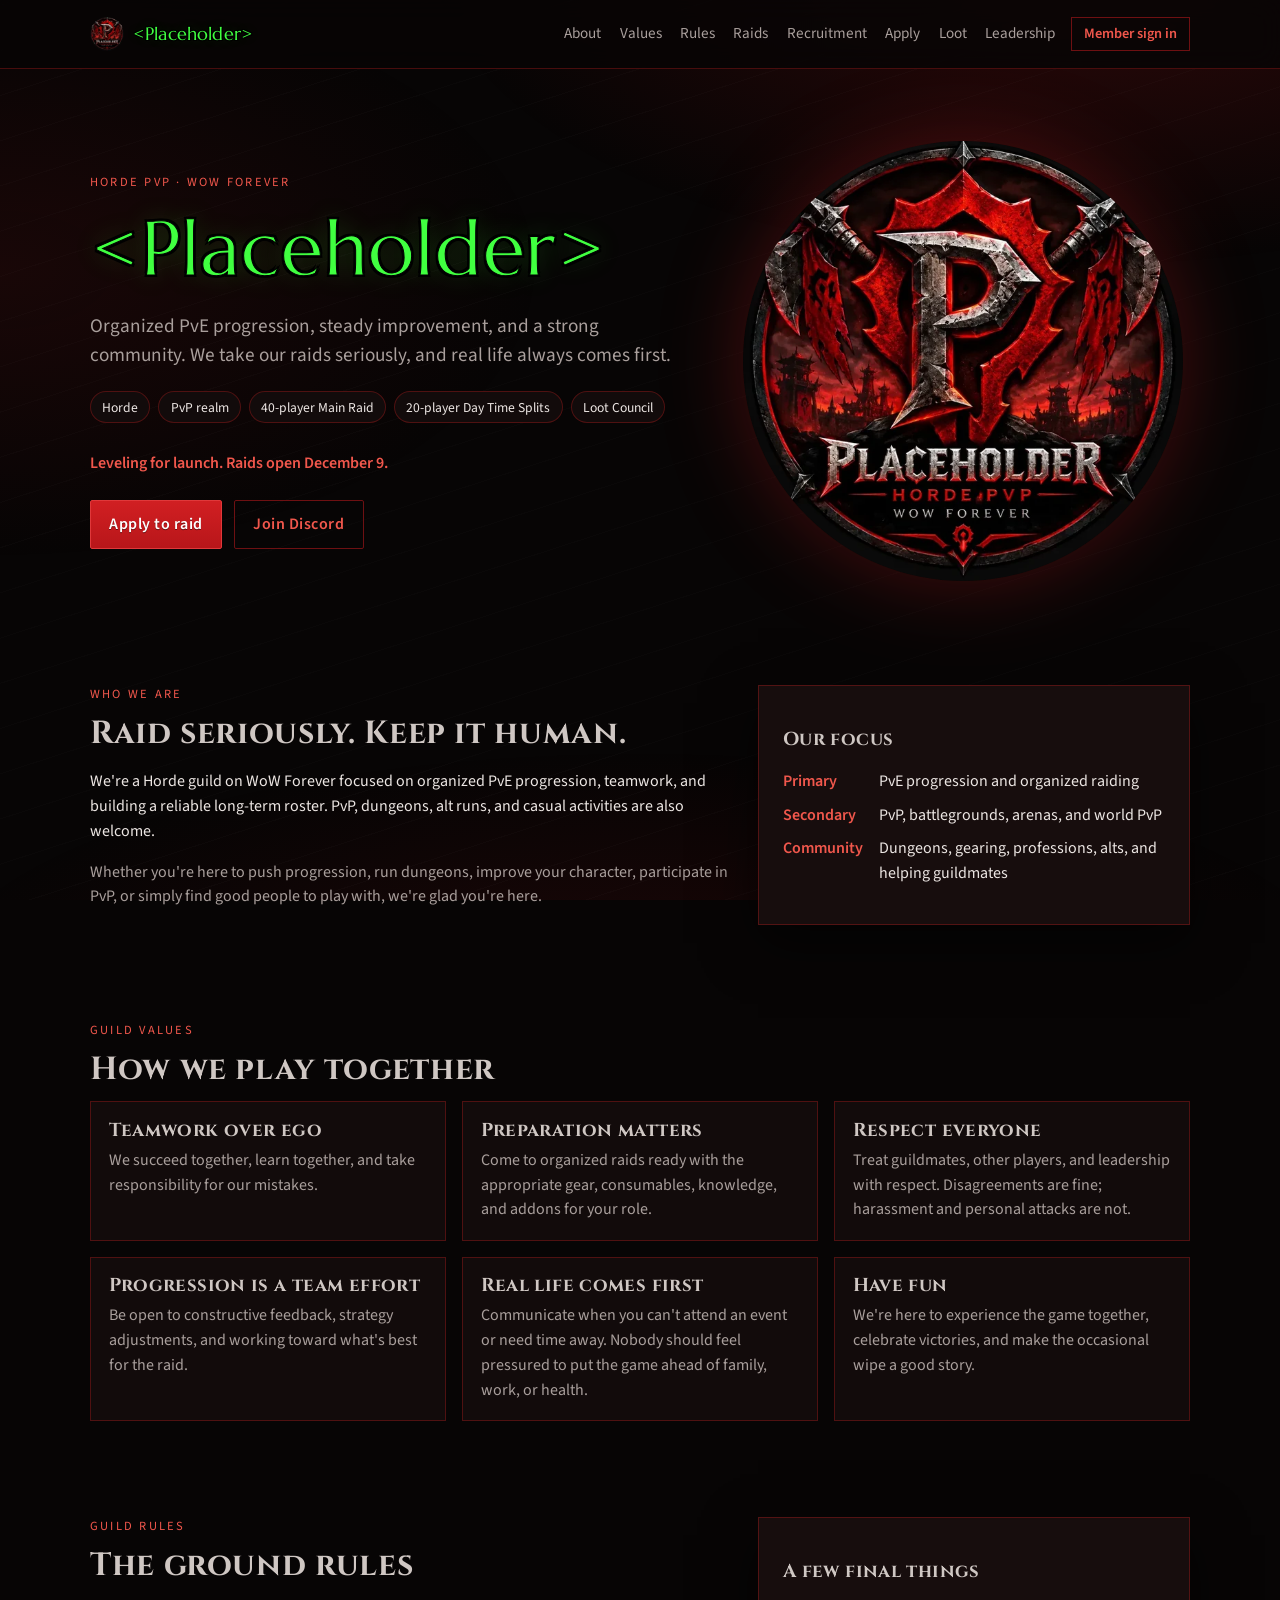
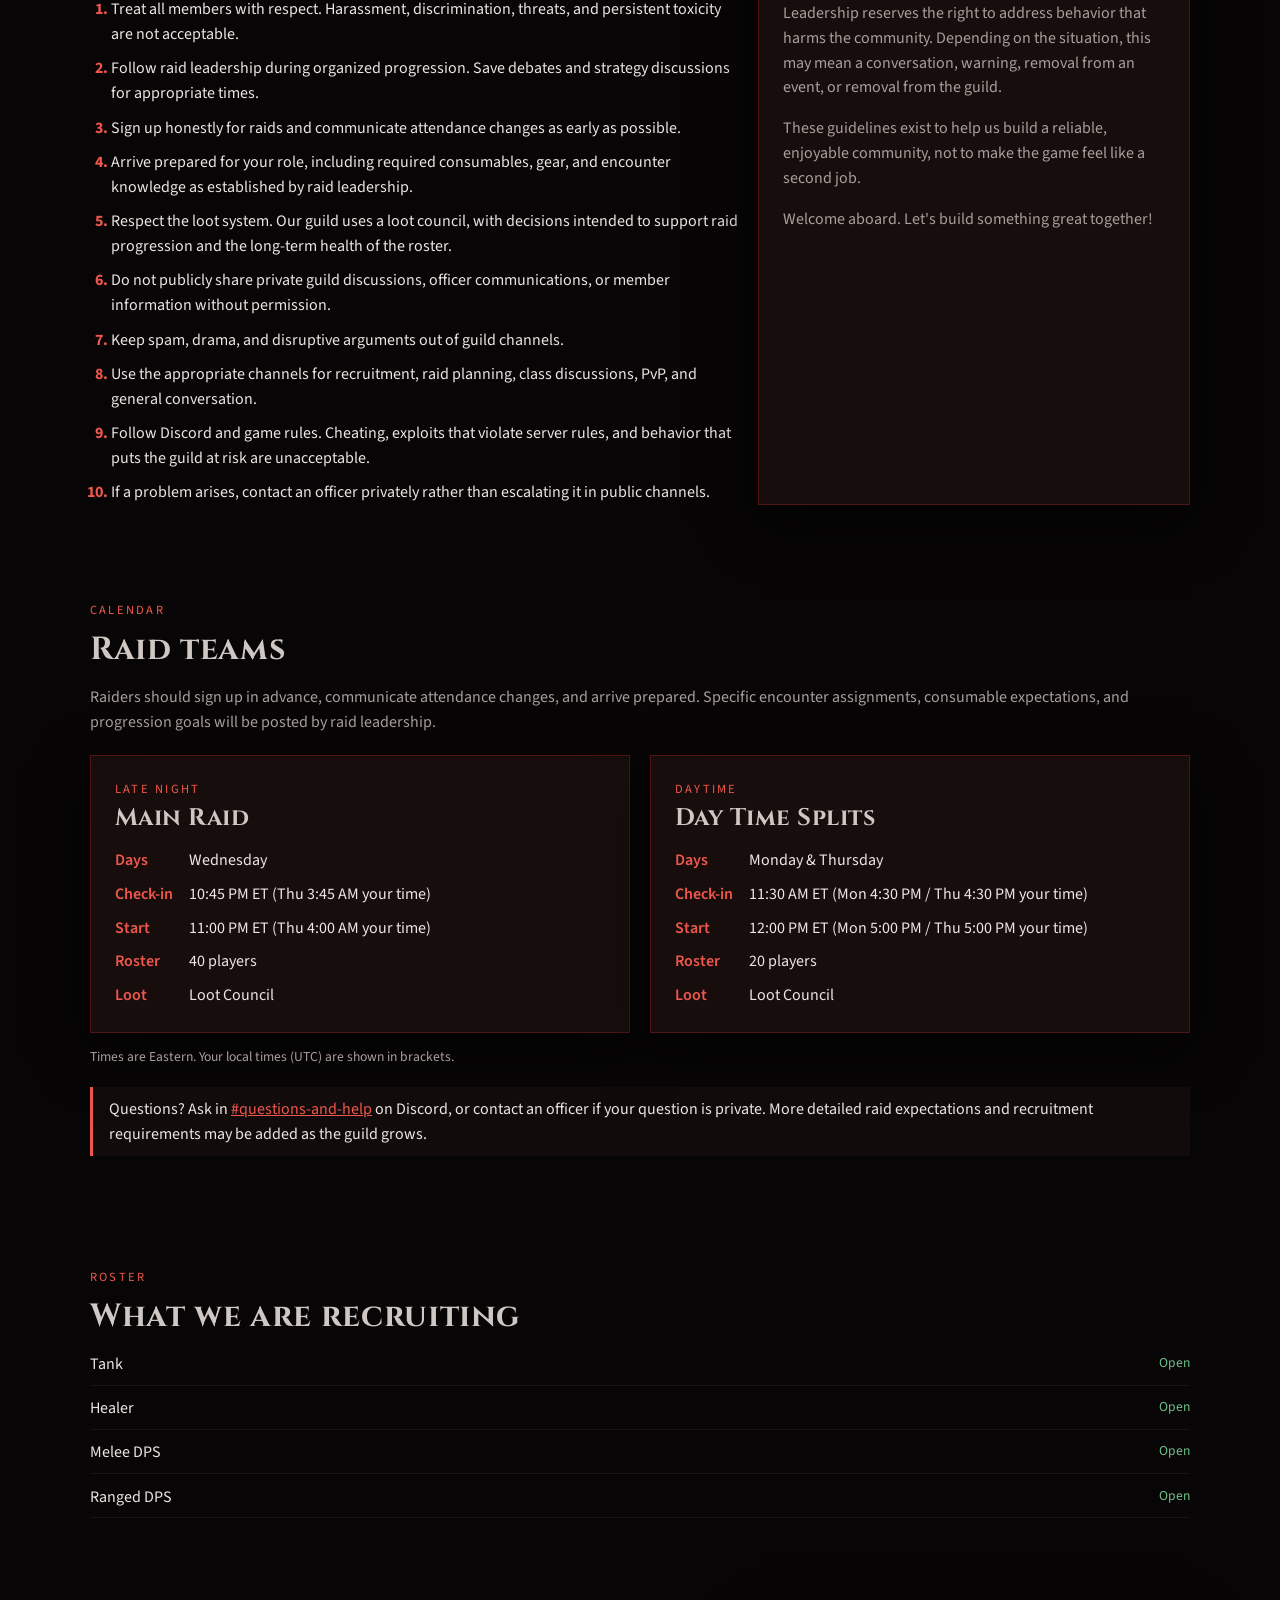
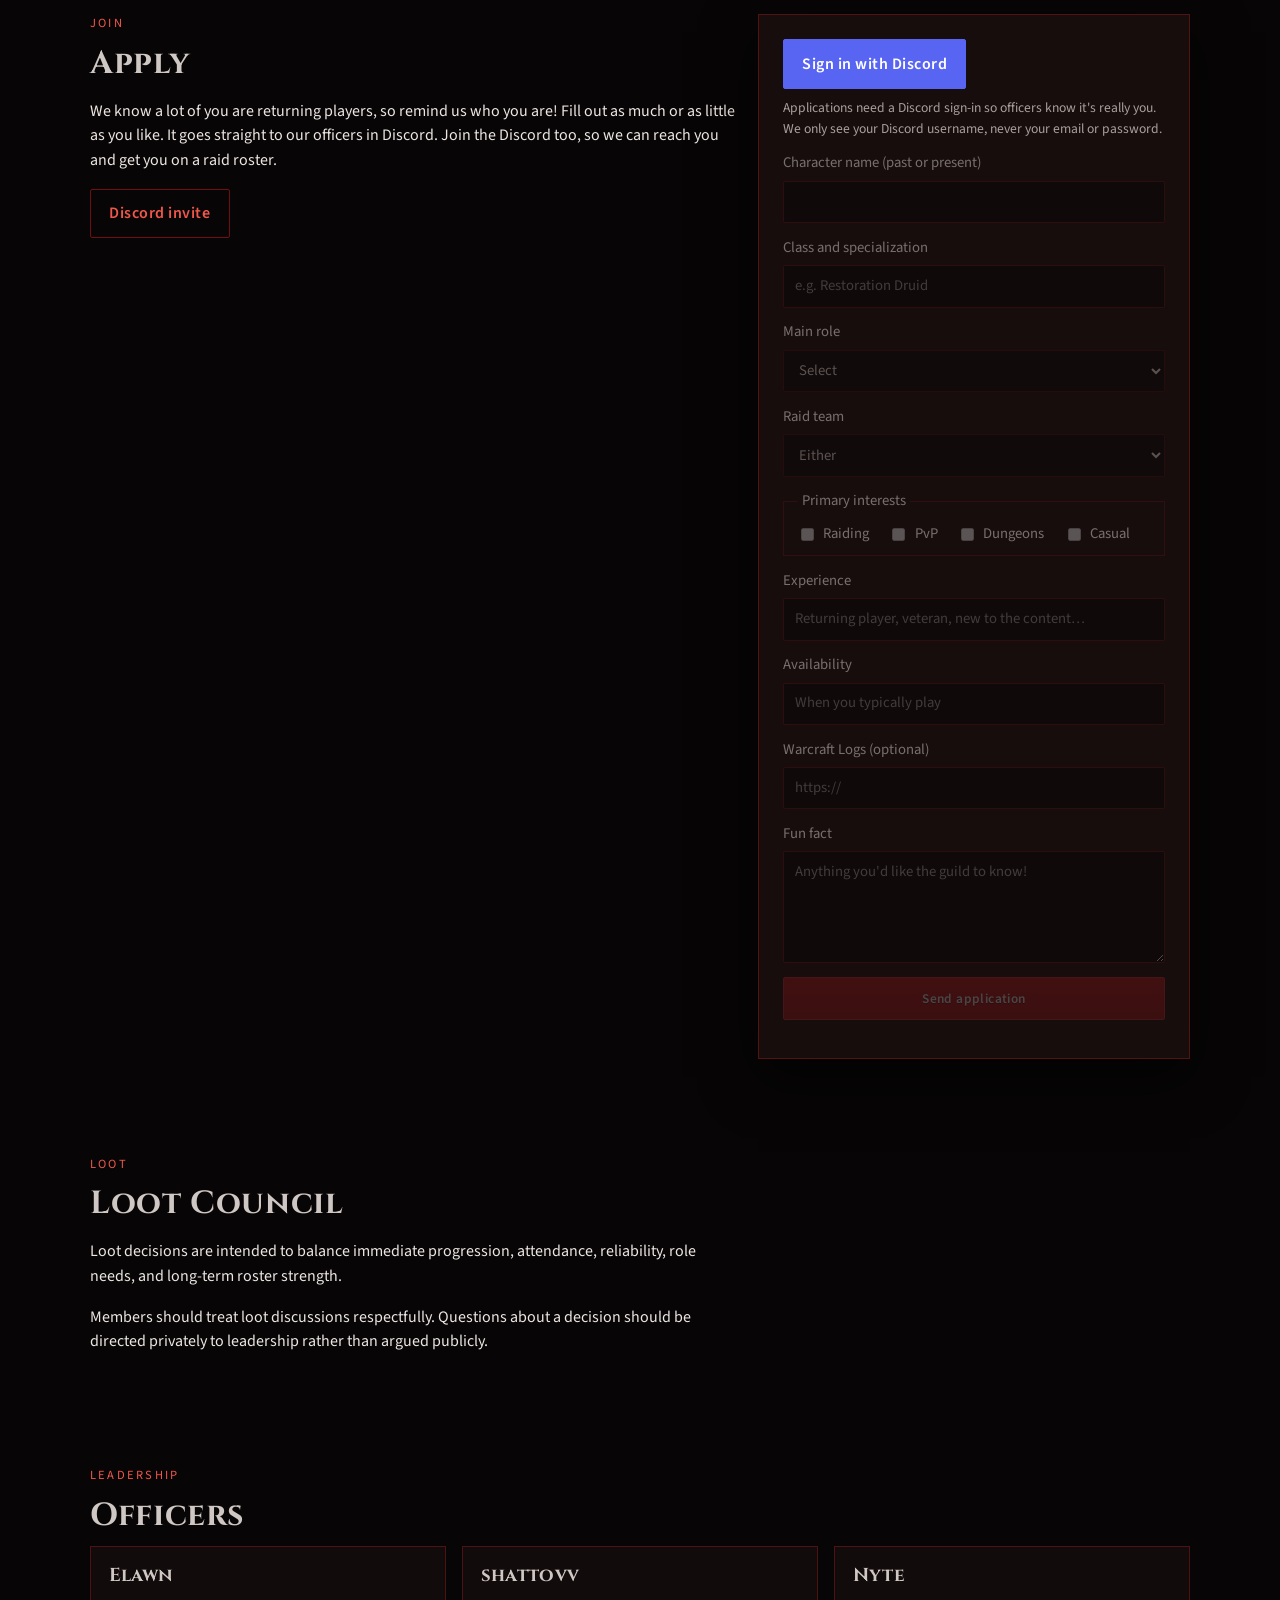
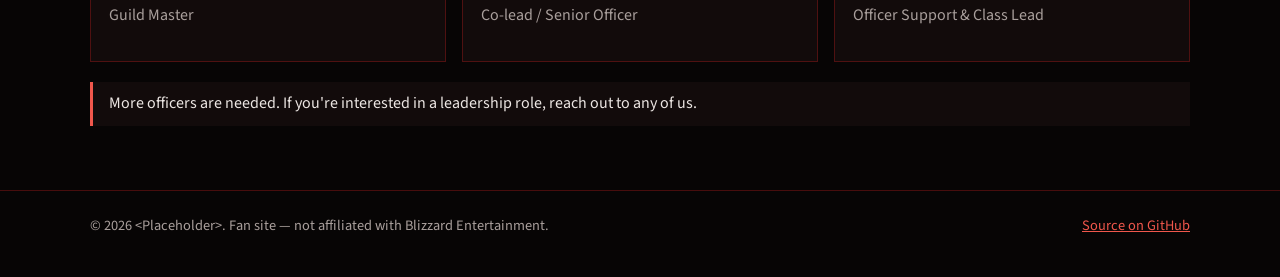
<file: index.html>
<!DOCTYPE html>
<html lang="en">
  <head>
    <meta charset="utf-8" />
    <meta name="viewport" content="width=device-width, initial-scale=1" />
    <title>Horde guild recruitment — WoW Forever</title>
    <meta
      name="description"
      content="Horde PvE progression guild on WoW Forever. Organized raiding, Loot Council, and a strong community."
    />
    <link rel="preconnect" href="https://fonts.googleapis.com" />
    <link rel="preconnect" href="https://fonts.gstatic.com" crossorigin />
    <link
      href="https://fonts.googleapis.com/css2?family=Cinzel:wght@600;700&family=Marcellus&family=Source+Sans+3:wght@400;600;700&display=swap"
      rel="stylesheet"
    />
    <link rel="stylesheet" href="css/style.css?v=dev" />
    <link rel="icon" type="image/png" href="assets/favicon.png?v=dev" />
    <link rel="apple-touch-icon" href="assets/apple-touch-icon.png?v=dev" />
    <meta name="theme-color" content="#070505" />
  </head>
  <body>
    <div class="bg-runes" aria-hidden="true"></div>
    <header class="site-header">
      <div class="wrap header-inner">
        <a class="brand" href="#top">
          <img class="brand-logo" src="assets/logo-small.webp?v=dev" alt="" width="34" height="34" />
          <span class="brand-name guild-tag" data-bind="name">&lt;Placeholder&gt;</span>
        </a>
        <button class="nav-toggle" type="button" aria-expanded="false" aria-controls="site-nav">
          Menu
        </button>
        <nav class="nav" id="site-nav">
          <a href="./#about">About</a>
          <a href="./#values">Values</a>
          <a href="./#rules">Rules</a>
          <a href="./#raids">Raids</a>
          <a href="./#recruitment">Recruitment</a>
          <a href="./#apply">Apply</a>
          <a href="./#loot">Loot</a>
          <a href="./#officers">Leadership</a>
        </nav>
        <a class="account" data-account href="members.html">Member sign in</a>
      </div>
    </header>

    <div class="announce" data-announce hidden>
      <div class="wrap announce-inner">
        <span class="announce-mark" aria-hidden="true">📢</span>
        <span data-announce-text></span>
        <a data-announce-link href="#" rel="noopener noreferrer" hidden>More</a>
      </div>
    </div>

    <main id="top">
      <section class="hero">
        <div class="wrap hero-grid">
          <div>
          <p class="kicker" data-bind="kicker">WoW Forever · Horde</p>
          <h1 class="guild-tag" data-bind="name">&lt;Placeholder&gt;</h1>
          <p class="lede" data-bind="tagline"></p>
          <div class="meta-row" data-bind-list="chips"></div>
          <p class="status" data-bind="status"></p>
          <div class="actions">
            <a class="btn btn-primary" href="#apply">Apply to raid</a>
            <a class="btn btn-ghost" data-bind-href="discord" href="https://discord.gg/YOURCODE" rel="noopener noreferrer">
              Join Discord
            </a>
          </div>
          </div>
          <img class="hero-crest" src="assets/logo.webp?v=dev" alt="Guild crest: Horde PvP, WoW Forever" width="640" height="640" />
        </div>
      </section>

      <section id="about">
        <div class="wrap grid-2">
          <div>
            <p class="kicker">Who we are</p>
            <h2>Raid seriously. Keep it human.</h2>
            <p data-bind="about"></p>
            <p class="muted" data-bind="welcome"></p>
          </div>
          <article class="panel">
            <h3>Our focus</h3>
            <dl class="focus-list" data-bind-list="focus"></dl>
          </article>
        </div>
      </section>

      <section id="values">
        <div class="wrap">
          <p class="kicker">Guild values</p>
          <h2>How we play together</h2>
          <div class="grid-3" data-bind-list="values"></div>
        </div>
      </section>

      <section id="rules">
        <div class="wrap grid-2">
          <div>
            <p class="kicker">Guild rules</p>
            <h2>The ground rules</h2>
            <ol class="rules" data-bind-list="rules"></ol>
          </div>
          <article class="panel">
            <h3>A few final things</h3>
            <div data-bind-list="rulesFooter"></div>
          </article>
        </div>
      </section>

      <section id="raids">
        <div class="wrap">
          <p class="kicker">Calendar</p>
          <h2>Raid teams</h2>
          <p class="muted" data-bind="raidExpectations"></p>
          <div class="grid-2 even" data-bind-list="raids"></div>
          <p class="form-note" data-bind="tzNote"></p>
          <div class="upcoming" data-upcoming hidden>
            <h3>Upcoming raids</h3>
            <p class="muted">Straight from the Raid-Helper posts in our Discord. Sign up there.</p>
            <ul class="raid-list" data-raid-list></ul>
            <p class="subscribe">
              Get every raid in your calendar automatically:
              <a data-subscribe-google href="#" rel="noopener noreferrer">Google Calendar</a> ·
              <a data-subscribe-ics href="#">Apple / Outlook</a>
            </p>
          </div>
          <p class="callout" data-bind="questions"></p>
        </div>
      </section>

      <section id="recruitment">
        <div class="wrap">
          <p class="kicker">Roster</p>
          <h2>What we are recruiting</h2>
          <ul class="need-list" data-bind-list="recruitment"></ul>
        </div>
      </section>

      <section id="apply">
        <div class="wrap grid-2">
          <div>
            <p class="kicker">Join</p>
            <h2>Apply</h2>
            <p>
              We know a lot of you are returning players, so remind us who you are! Fill out
              as much or as little as you like. It goes straight to our officers in Discord.
              Join the Discord too, so we can reach you and get you on a raid roster.
            </p>
            <p>
              <a class="btn btn-ghost" data-bind-href="discord" href="https://discord.gg/YOURCODE" rel="noopener noreferrer">
                Discord invite
              </a>
            </p>
          </div>
          <form class="panel" id="apply-form">
            <div class="signin" data-signin>
              <a class="btn btn-discord" data-signin-link href="#">Sign in with Discord</a>
              <p class="form-note">
                Applications need a Discord sign-in so officers know it's really you. We only see
                your Discord username, never your email or password.
              </p>
            </div>
            <p class="signed-in" data-signed-in hidden>
              Signed in as <strong data-signed-name></strong>
              <button class="link-btn" type="button" data-signout>Not you? Sign out</button>
            </p>
            <fieldset class="fields" data-fields disabled>
            <label>
              Character name (past or present)
              <input name="character" required maxlength="40" autocomplete="nickname" />
            </label>
            <label>
              Class and specialization
              <input name="spec" required placeholder="e.g. Restoration Druid" />
            </label>
            <label>
              Main role
              <select name="role" required>
                <option value="">Select</option>
                <option>Tank</option>
                <option>Healer</option>
                <option>Melee DPS</option>
                <option>Ranged DPS</option>
              </select>
            </label>
            <label>
              Raid team
              <select name="team" data-bind-list="teamOptions"></select>
            </label>
            <fieldset class="checks">
              <legend>Primary interests</legend>
              <label><input type="checkbox" name="interests" value="Raiding" /> Raiding</label>
              <label><input type="checkbox" name="interests" value="PvP" /> PvP</label>
              <label><input type="checkbox" name="interests" value="Dungeons" /> Dungeons</label>
              <label><input type="checkbox" name="interests" value="Casual" /> Casual</label>
            </fieldset>
            <label>
              Experience
              <input name="experience" placeholder="Returning player, veteran, new to the content…" />
            </label>
            <label>
              Availability
              <input name="availability" placeholder="When you typically play" />
            </label>
            <label>
              Warcraft Logs (optional)
              <input name="logs" type="url" placeholder="https://" />
            </label>
            <label>
              Fun fact
              <textarea name="note" placeholder="Anything you'd like the guild to know!"></textarea>
            </label>
            <label class="hp" aria-hidden="true">
              Leave this empty
              <input name="website" tabindex="-1" autocomplete="off" />
            </label>
            <button class="btn btn-primary" type="submit">Send application</button>
            </fieldset>
            <p class="form-status" role="status" aria-live="polite"></p>
          </form>
        </div>
      </section>

      <section id="loot">
        <div class="wrap grid-2">
          <div>
            <p class="kicker">Loot</p>
            <h2>Loot Council</h2>
            <div data-bind-list="loot"></div>
          </div>
          <div class="loot-history" data-loot-history hidden>
            <div class="loot-head">
              <h3>Recent loot</h3>
              <div class="seg" role="group" aria-label="Group loot by">
                <button type="button" data-loot-view="raid" aria-pressed="true">By raid</button>
                <button type="button" data-loot-view="boss" aria-pressed="false" hidden>By boss</button>
                <button type="button" data-loot-view="slot" aria-pressed="false">By slot</button>
              </div>
            </div>
            <div data-loot-raids></div>
          </div>
        </div>
      </section>

      <section id="officers">
        <div class="wrap">
          <p class="kicker">Leadership</p>
          <h2>Officers</h2>
          <div class="grid-3" data-bind-list="officers"></div>
          <p class="callout" data-bind="officersWanted"></p>
        </div>
      </section>
    </main>

    <footer class="site-footer">
      <div class="wrap footer-inner">
        <span data-bind="footer"></span>
        <a data-bind-href="github" href="https://github.com/Nyte-fyre/Placeholder">Source on GitHub</a>
      </div>
    </footer>
    <script src="js/config.js?v=dev"></script>
    <script src="js/header.js?v=dev"></script>
    <script src="js/main.js?v=dev"></script>
  </body>
</html>
</file>
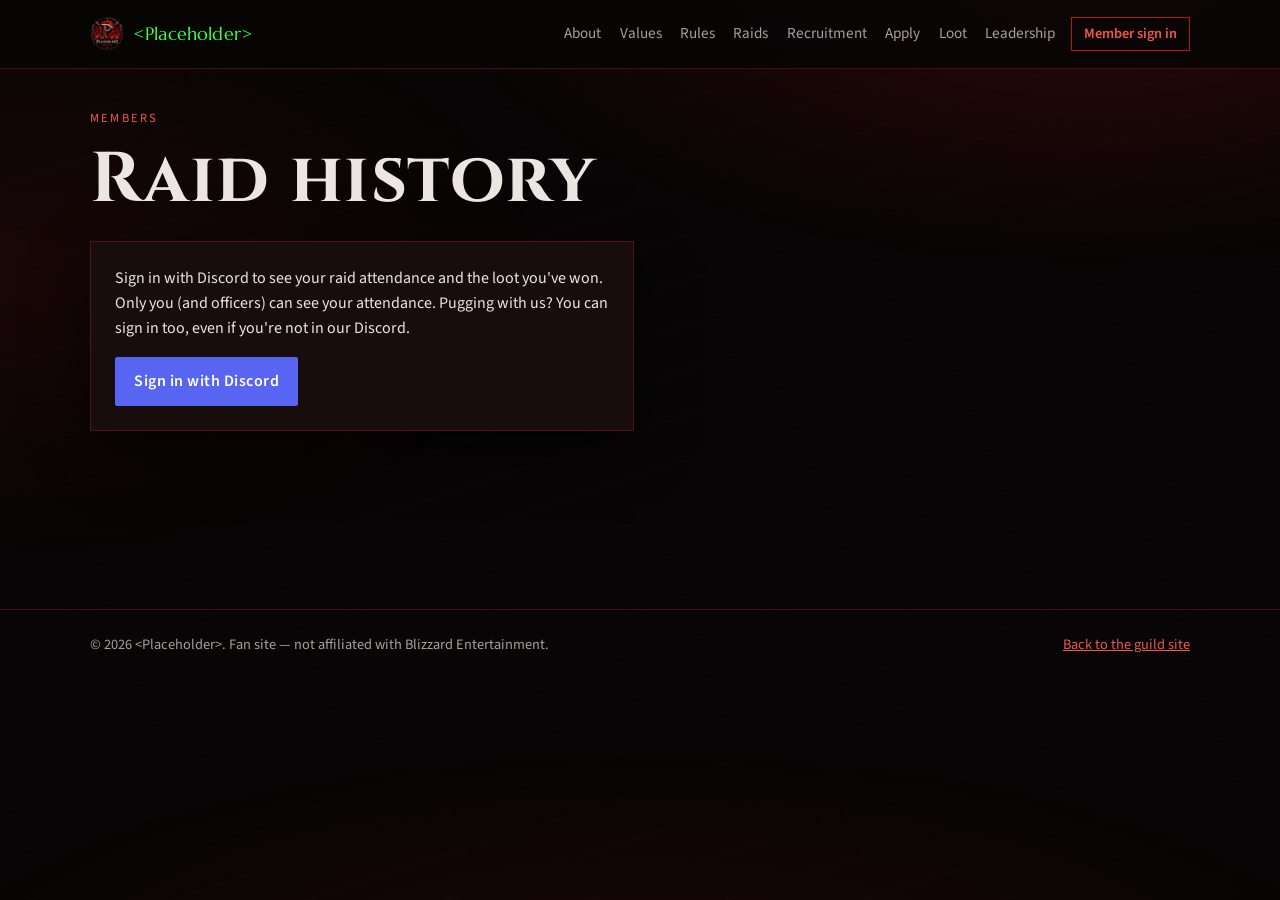
<file: members.html>
<!DOCTYPE html>
<html lang="en">
  <head>
    <meta charset="utf-8" />
    <meta name="viewport" content="width=device-width, initial-scale=1" />
    <title>Members — raid attendance and loot</title>
    <meta name="robots" content="noindex" />
    <link rel="preconnect" href="https://fonts.googleapis.com" />
    <link rel="preconnect" href="https://fonts.gstatic.com" crossorigin />
    <link
      href="https://fonts.googleapis.com/css2?family=Cinzel:wght@600;700&family=Marcellus&family=Source+Sans+3:wght@400;600;700&display=swap"
      rel="stylesheet"
    />
    <link rel="stylesheet" href="css/style.css?v=dev" />
    <link rel="icon" type="image/png" href="assets/favicon.png?v=dev" />
    <link rel="apple-touch-icon" href="assets/apple-touch-icon.png?v=dev" />
    <meta name="theme-color" content="#070505" />
    <!-- Wowhead item names, icons and hover tooltips for item links -->
    <script>
      const whTooltips = { colorLinks: true, iconizeLinks: true, renameLinks: true };
    </script>
    <script src="https://wow.zamimg.com/js/tooltips.js" async></script>
  </head>
  <body class="members-page">
    <div class="bg-runes" aria-hidden="true"></div>
    <header class="site-header">
      <div class="wrap header-inner">
        <a class="brand" href="./">
          <img class="brand-logo" src="assets/logo-small.webp?v=dev" alt="" width="34" height="34" />
          <span class="brand-name guild-tag" data-bind="name">&lt;Placeholder&gt;</span>
        </a>
        <button class="nav-toggle" type="button" aria-expanded="false" aria-controls="site-nav">
          Menu
        </button>
        <nav class="nav" id="site-nav">
          <a href="./#about">About</a>
          <a href="./#values">Values</a>
          <a href="./#rules">Rules</a>
          <a href="./#raids">Raids</a>
          <a href="./#recruitment">Recruitment</a>
          <a href="./#apply">Apply</a>
          <a href="./#loot">Loot</a>
          <a href="./#officers">Leadership</a>
        </nav>
        <a class="account" aria-current="page" data-account href="members.html">Member sign in</a>
      </div>
    </header>

    <main class="wrap members">
      <p class="kicker">Members</p>
      <h1 class="members-title">Raid history</h1>

      <!-- Signed out -->
      <section class="panel members-signin" data-view="signin" hidden>
        <p>Sign in with Discord to see your raid attendance and the loot you've won. Only you (and officers) can see your attendance. Pugging with us? You can sign in too, even if you're not in our Discord.</p>
        <a class="btn btn-discord" data-signin-link href="#">Sign in with Discord</a>
        <p class="form-status err" data-signin-error hidden></p>
      </section>

      <p class="members-loading" data-view="loading">Loading…</p>

      <!-- Signed in -->
      <div data-view="app" hidden>
        <div class="members-bar">
          <p class="signed-in">
            Signed in as <strong data-user-name></strong>
            <span class="officer-badge" data-officer-badge hidden>Officer</span>
          </p>
          <button class="btn btn-ghost btn-small" type="button" data-signout>Sign out</button>
        </div>

        <div class="tabs" role="tablist" data-tabs hidden>
          <button type="button" role="tab" aria-selected="true" data-tab="me">My raids</button>
          <button type="button" role="tab" aria-selected="false" data-tab="raids">All raids</button>
          <button type="button" role="tab" aria-selected="false" data-tab="roster">Roster</button>
          <button type="button" role="tab" aria-selected="false" data-tab="loot">Loot</button>
        </div>

        <section class="tab-panel" data-panel="me">
          <p class="guest-note" data-guest-note hidden>
            You're not in our Discord, so you're signed in as a guest: you see your own raids and loot.
          </p>
          <div class="stat-row" data-my-stats></div>
          <p class="hint" data-my-chars></p>
          <form class="char-form" data-char-form>
            <label for="char-name">Add a character</label>
            <input id="char-name" name="character" maxlength="40" autocomplete="off" placeholder="Character name" required />
            <button class="btn btn-ghost btn-small" type="submit">Link</button>
            <span class="form-status" data-char-status></span>
          </form>

          <div data-my-perf></div>
          <div data-my-gear></div>

          <h2 class="members-h2">Wishlist</h2>
          <p class="hint">The items you want, most wanted first. Officers see this when loot drops, so keep it current.</p>
          <ol class="wish-list" data-wish-list></ol>
          <p class="empty" data-wish-empty hidden>Nothing on your wishlist yet. Find items below.</p>
          <div class="item-finder" data-wish-finder>
            <div class="filters">
              <input type="search" placeholder="Search items" aria-label="Search items" data-wish-search />
              <select aria-label="Raid or boss" data-wish-boss></select>
              <label class="check"><input type="checkbox" data-wish-usable checked /> Only items I can use</label>
            </div>
            <ul class="item-results" data-wish-results></ul>
          </div>
          <p class="form-status" data-wish-status></p>

          <h2 class="members-h2">Attendance</h2>
          <div class="table-scroll">
            <table class="data-table" data-my-history>
              <thead>
                <tr><th>Date</th><th>Raid</th><th>Status</th><th>Character</th><th class="num">Parse</th></tr>
              </thead>
              <tbody></tbody>
            </table>
          </div>
          <p class="empty" data-my-history-empty hidden>No raids logged for you yet. Raids open December 9.</p>

          <h2 class="members-h2">Loot won</h2>
          <ul class="loot-list" data-my-loot></ul>
          <p class="empty" data-my-loot-empty hidden>No loot yet.</p>
        </section>

        <section class="tab-panel" data-panel="raids" hidden>
          <details class="import-box" data-import>
            <summary>Add a raid's log or loot</summary>
            <p class="hint">Same as <code>/raidlog wcl</code> and <code>/raidlog loot</code> in Discord. Leave the date empty for the latest raid (for a log, the night it was recorded).</p>
            <form class="import-form" data-import-form>
              <label>Raid night <input type="date" name="date" /></label>
              <label>Warcraft Logs link <input type="url" name="url" placeholder="https://fresh.warcraftlogs.com/reports/…" /></label>
              <label>Gargul export <textarea name="text" rows="5" placeholder="Gargul > Export > TMB format, then paste everything"></textarea></label>
              <div class="import-actions">
                <button class="btn btn-primary btn-small" type="submit" name="action" value="wcl">Read log</button>
                <button class="btn btn-ghost btn-small" type="submit" name="action" value="loot">Add loot</button>
                <span class="form-status" data-import-status></span>
              </div>
            </form>
          </details>
          <p class="hint">Every logged raid, newest first. Open one to see who was there, the loot and parses.</p>
          <div data-raids></div>
          <p class="empty" data-raids-empty hidden>No raids logged yet.</p>
        </section>

        <section class="tab-panel" data-panel="roster" hidden>
          <p class="hint">Attendance over the last 8 counted raids. Click a column to sort.</p>
          <div class="table-scroll">
            <table class="data-table sortable" data-roster>
              <thead>
                <tr>
                  <th data-sort="name">Member</th>
                  <th data-sort="percent" class="num">Attendance</th>
                  <th data-sort="attended" class="num">Raids</th>
                  <th data-sort="noShows" class="num">No-shows</th>
                  <th data-sort="streak" class="num">Streak</th>
                  <th data-sort="loot" class="num">Loot</th>
                  <th data-sort="parse" class="num">Avg parse</th>
                  <th>Last item</th>
                </tr>
              </thead>
              <tbody></tbody>
            </table>
          </div>
          <p class="empty" data-roster-empty hidden>Nobody to show yet.</p>
        </section>

        <section class="tab-panel" data-panel="loot" hidden>
          <div class="lookup">
            <h2 class="members-h2">Who could use this?</h2>
            <p class="hint">Pick an item to see everyone who wants it or can use it, with their loot fairness numbers and what they wear in that slot now.</p>
            <div class="filters">
              <input type="search" placeholder="Item name" aria-label="Item name" data-lookup-search />
            </div>
            <ul class="item-results" data-lookup-results></ul>
            <div data-lookup-view></div>
          </div>
          <h2 class="members-h2">Loot per player</h2>
          <p class="hint">
            Loot per player across every logged raid. <strong>Per raid</strong> is main-spec items per raid attended; lower means
            they've had less. Click a name for their full history and parse graph.
          </p>
          <div class="filters">
            <input type="search" placeholder="Search name" aria-label="Search name" data-loot-search />
            <select aria-label="Role" data-loot-role>
              <option value="">All roles</option>
              <option>Tank</option>
              <option>Healer</option>
              <option>DPS</option>
            </select>
            <select aria-label="Class" data-loot-class>
              <option value="">All classes</option>
            </select>
          </div>
          <div class="table-scroll">
            <table class="data-table sortable" data-loot-table>
              <thead>
                <tr>
                  <th data-sort="name">Member</th>
                  <th data-sort="spec">Spec</th>
                  <th data-sort="ms" class="num">MS items</th>
                  <th data-sort="os" class="num">OS items</th>
                  <th data-sort="raids" class="num">Raids</th>
                  <th data-sort="rate" class="num">Per raid</th>
                  <th data-sort="days" class="num">Since last</th>
                  <th data-sort="parse" class="num">Avg parse</th>
                  <th>Last item</th>
                </tr>
              </thead>
              <tbody></tbody>
            </table>
          </div>
          <p class="empty" data-loot-empty hidden>Nobody matches.</p>
        </section>

        <p class="hint members-foot">
          Bench counts as attended. Absence sign-ups are excused. Parses come from Warcraft Logs when officers add a log.
          Link your characters above (or with <code>/character</code> in Discord) so logs and loot find you.
        </p>
      </div>
    </main>

    <div class="card-backdrop" data-card-backdrop hidden></div>
    <dialog class="player-card" data-player-card aria-labelledby="player-name">
      <div class="player-head">
        <div>
          <h2 id="player-name" data-player-name></h2>
          <p class="hint" data-player-sub></p>
        </div>
        <button class="btn btn-ghost btn-small" type="button" data-player-close>Close</button>
      </div>
      <div class="stat-row" data-player-stats></div>
      <h3>Parse per raid</h3>
      <div data-player-chart></div>
      <div data-player-bosses></div>
      <h3>Gear</h3>
      <div data-player-gear></div>
      <h3>Loot</h3>
      <ul class="loot-list" data-player-loot></ul>
      <h3>Attendance</h3>
      <div class="attendance-strip" data-player-attendance></div>
    </dialog>

    <footer class="site-footer">
      <div class="wrap footer-inner">
        <span data-bind="footer"></span>
        <a href="./">Back to the guild site</a>
      </div>
    </footer>
    <script src="js/config.js?v=dev"></script>
    <script src="js/header.js?v=dev"></script>
    <script src="js/members.js?v=dev"></script>
  </body>
</html>
</file>
<file: css/style.css>
:root {
  /* Sampled from the guild logo: blood red #ba1512, steel #c4bbb7, near-black. */
  --bg: #070505;
  --bg-raised: #120b0b;
  --bg-card: #170d0d;
  --ink: #ece6e3;
  --muted: #a99f9c;
  --steel: #cfc7c3;
  --accent: #b8161a;
  --accent-hover: #d11f22;
  --accent-dim: #6e1012;
  /* Lighter red for text on black, so small labels stay readable. */
  --accent-text: #f0574c;
  --line: rgba(208, 32, 32, 0.32);
  --danger: #f0574c;
  --ok: #6fbf8a;
  /* In-game guild name green, with the black outline nameplates use. */
  --guild-green: #40ff40;
  --shadow: 0 18px 50px rgba(0, 0, 0, 0.6);
  --display: "Cinzel", "Trajan Pro", "Palatino Linotype", serif;
  --tag: "Marcellus", "Palatino Linotype", Palatino, serif;
  --sans: "Source Sans 3", "Segoe UI", sans-serif;
}

*,
*::before,
*::after {
  box-sizing: border-box;
}

html {
  scroll-behavior: smooth;
}

body {
  margin: 0;
  font-family: var(--sans);
  background: var(--bg);
  color: var(--ink);
  line-height: 1.55;
}

.bg-runes {
  position: fixed;
  inset: 0;
  z-index: -1;
  background:
    radial-gradient(1100px 520px at 85% -5%, rgba(184, 22, 26, 0.22), transparent 60%),
    radial-gradient(900px 480px at 0% 30%, rgba(110, 16, 18, 0.18), transparent 60%),
    radial-gradient(1200px 400px at 50% 110%, rgba(184, 22, 26, 0.12), transparent 60%),
    repeating-linear-gradient(
      -18deg,
      transparent,
      transparent 42px,
      rgba(255, 255, 255, 0.015) 42px,
      rgba(255, 255, 255, 0.015) 43px
    );
  pointer-events: none;
}

a {
  color: var(--accent-text);
}

img {
  max-width: 100%;
}

.wrap {
  width: min(1100px, calc(100% - 2rem));
  margin-inline: auto;
}

.site-header {
  position: sticky;
  top: 0;
  z-index: 20;
  backdrop-filter: blur(12px);
  background: rgba(7, 5, 5, 0.86);
  border-bottom: 1px solid var(--line);
}

.header-inner {
  display: flex;
  align-items: center;
  justify-content: space-between;
  min-height: 4.25rem;
  gap: 1rem;
}

.brand {
  display: flex;
  align-items: baseline;
  gap: 0.55rem;
  text-decoration: none;
  color: inherit;
}

.brand-mark {
  color: var(--accent-text);
  font-size: 1.35rem;
  line-height: 1;
}

.brand-name {
  font-family: var(--display);
  font-weight: 700;
  letter-spacing: 0.04em;
}

.nav {
  display: flex;
  flex-wrap: wrap;
  gap: 0.25rem 1.15rem;
}

.nav a {
  color: var(--muted);
  text-decoration: none;
  font-size: 0.95rem;
}

.nav a:hover,
.nav a:focus-visible {
  color: var(--accent-text);
}

.nav-toggle {
  display: none;
  background: transparent;
  border: 1px solid var(--line);
  color: var(--ink);
  padding: 0.35rem 0.6rem;
  border-radius: 4px;
}

.hero {
  padding: 4.5rem 0 3.5rem;
}

.kicker {
  color: var(--accent-text);
  letter-spacing: 0.18em;
  text-transform: uppercase;
  font-size: 0.78rem;
  margin: 0 0 0.75rem;
}

h1,
h2,
h3 {
  font-family: var(--display);
  font-weight: 700;
  line-height: 1.15;
  letter-spacing: 0.02em;
}

h2,
h3 {
  color: var(--steel);
}

h1 {
  font-size: clamp(2.4rem, 6vw, 4.4rem);
  margin: 0 0 0.6rem;
}

h2 {
  font-size: 2rem;
  margin: 0 0 0.75rem;
}

.lede {
  font-size: 1.2rem;
  color: var(--muted);
  max-width: 38rem;
}

.meta-row {
  display: flex;
  flex-wrap: wrap;
  gap: 0.5rem;
  margin: 1.25rem 0 1.75rem;
}

.chip {
  border: 1px solid var(--line);
  background: var(--bg-raised);
  padding: 0.28rem 0.7rem;
  border-radius: 999px;
  font-size: 0.85rem;
  color: var(--ink);
}

.actions {
  display: flex;
  flex-wrap: wrap;
  gap: 0.75rem;
}

.btn {
  display: inline-flex;
  align-items: center;
  justify-content: center;
  text-decoration: none;
  border: 1px solid var(--accent-dim);
  padding: 0.7rem 1.15rem;
  border-radius: 2px;
  font-weight: 600;
  letter-spacing: 0.03em;
  cursor: pointer;
  font-family: inherit;
}

.btn-primary {
  background: linear-gradient(180deg, var(--accent-hover), var(--accent));
  border-color: #e0383a;
  color: #fff;
  text-shadow: 0 1px 0 rgba(0, 0, 0, 0.45);
}

.btn-primary:hover {
  filter: brightness(1.05);
}

.btn-ghost {
  background: transparent;
  color: var(--accent-text);
}

section {
  padding: 3rem 0;
}

.panel {
  background: var(--bg-card);
  border: 1px solid var(--line);
  box-shadow: var(--shadow);
  padding: 1.5rem;
}

.grid-2 {
  display: grid;
  grid-template-columns: 1.2fr 0.8fr;
  gap: 1.25rem;
}

.grid-3 {
  display: grid;
  grid-template-columns: repeat(3, 1fr);
  gap: 1rem;
}

.muted {
  color: var(--muted);
}

.need-list {
  display: grid;
  gap: 0.65rem;
  padding: 0;
  margin: 1rem 0 0;
  list-style: none;
}

.need-list li {
  display: flex;
  justify-content: space-between;
  gap: 1rem;
  border-bottom: 1px solid rgba(255, 255, 255, 0.06);
  padding-bottom: 0.5rem;
}

.tag-open {
  color: var(--ok);
  font-size: 0.85rem;
}

.tag-closed {
  color: var(--muted);
  font-size: 0.85rem;
}

form {
  display: grid;
  gap: 0.85rem;
}

label {
  display: grid;
  gap: 0.35rem;
  font-size: 0.92rem;
}

input,
select,
textarea {
  font: inherit;
  color: var(--ink);
  background: var(--bg);
  border: 1px solid var(--line);
  padding: 0.55rem 0.7rem;
  border-radius: 2px;
}

textarea {
  min-height: 7rem;
  resize: vertical;
}

.form-note {
  font-size: 0.85rem;
  color: var(--muted);
}

.officer {
  background: var(--bg-raised);
  border: 1px solid var(--line);
  padding: 1.1rem;
}

.officer h3 {
  margin: 0 0 0.2rem;
}

.status {
  color: var(--accent-text);
  font-weight: 600;
  margin: 0 0 1.5rem;
}

.grid-2.even {
  grid-template-columns: 1fr 1fr;
  margin-top: 1.25rem;
}

.focus-list,
.raid-facts {
  display: grid;
  grid-template-columns: max-content 1fr;
  gap: 0.55rem 1rem;
  margin: 0;
}

.focus-list dt,
.raid-facts dt {
  color: var(--accent-text);
  font-weight: 600;
}

.focus-list dd,
.raid-facts dd {
  margin: 0;
}

.raid h3 {
  font-size: 1.5rem;
  margin: 0 0 1rem;
}

.raid .kicker {
  margin-bottom: 0.35rem;
}

#values .officer h3 {
  margin-bottom: 0.4rem;
}

#values .officer p {
  margin: 0;
}

.callout {
  margin-top: 1.25rem;
  border-left: 3px solid var(--accent-text);
  padding: 0.6rem 1rem;
  background: var(--bg-raised);
}

.hp {
  position: absolute;
  left: -9999px;
}

.form-status {
  margin: 0;
  font-size: 0.92rem;
}

.form-status.ok {
  color: var(--ok);
}

.form-status.err {
  color: var(--muted);
}

.btn:disabled {
  opacity: 0.5;
  cursor: not-allowed;
}

.rules {
  margin: 0;
  padding-left: 1.3rem;
  display: grid;
  gap: 0.6rem;
}

.rules li::marker {
  color: var(--accent-text);
  font-weight: 700;
}

.checks {
  border: 1px solid var(--line);
  padding: 0.6rem 0.8rem;
  margin: 0;
  display: flex;
  flex-wrap: wrap;
  gap: 0.4rem 1.2rem;
  font-size: 0.92rem;
}

.checks legend {
  padding: 0 0.3rem;
}

.checks label {
  display: flex;
  align-items: center;
  gap: 0.4rem;
}

.signin {
  display: grid;
  gap: 0.5rem;
  justify-items: start;
}

.signin .form-note {
  margin: 0;
}

.btn-discord {
  background: #5865f2;
  border-color: #5865f2;
  color: #fff;
}

.btn-discord:hover {
  filter: brightness(1.08);
}

.signed-in {
  margin: 0;
  display: flex;
  flex-wrap: wrap;
  align-items: baseline;
  gap: 0.35rem 0.75rem;
}

.link-btn {
  background: none;
  border: 0;
  padding: 0;
  color: var(--accent-text);
  font: inherit;
  font-size: 0.9rem;
  text-decoration: underline;
  cursor: pointer;
}

.fields {
  border: 0;
  margin: 0;
  padding: 0;
  min-width: 0;
  display: grid;
  gap: 0.85rem;
}

.fields:disabled {
  opacity: 0.45;
}

[hidden] {
  display: none !important;
}

.announce {
  background: linear-gradient(90deg, var(--accent-dim), var(--accent), var(--accent-dim));
  color: #fff;
  font-weight: 600;
}

.announce-inner {
  display: flex;
  flex-wrap: wrap;
  align-items: center;
  gap: 0.4rem 0.75rem;
  padding: 0.6rem 0;
}

.announce a {
  color: inherit;
}

.need-role {
  display: grid;
}

.need-note {
  color: var(--muted);
  font-size: 0.85rem;
}

.officer-avatar {
  width: 56px;
  height: 56px;
  border-radius: 50%;
  border: 1px solid var(--line);
  margin-bottom: 0.6rem;
}

.officer-blurb {
  margin: 0.6rem 0 0;
  white-space: pre-line;
}

.upcoming {
  margin-top: 1.75rem;
}

.upcoming h3 {
  margin: 0 0 0.25rem;
  font-size: 1.4rem;
}

.raid-list {
  list-style: none;
  padding: 0;
  margin: 1rem 0;
  display: grid;
  gap: 0.75rem;
}

.raid-item {
  display: flex;
  flex-wrap: wrap;
  justify-content: space-between;
  align-items: center;
  gap: 0.75rem 1.25rem;
  background: var(--bg-card);
  border: 1px solid var(--line);
  padding: 1rem 1.15rem;
}

.raid-info {
  display: grid;
  gap: 0.2rem;
}

.raid-subtitle {
  color: var(--steel);
  font-size: 0.95rem;
}

.raid-when {
  color: var(--accent-text);
}

.raid-meta {
  font-size: 0.9rem;
}

.raid-actions {
  display: flex;
  flex-wrap: wrap;
  gap: 0.5rem;
}

.btn-small {
  padding: 0.45rem 0.8rem;
  font-size: 0.9rem;
}

.subscribe {
  font-size: 0.92rem;
  color: var(--muted);
}

/* --- Loot history (from Gargul via the bot) --- */
.loot-history h3 {
  margin: 0 0 0.25rem;
  font-size: 1.4rem;
}

.loot-raid {
  background: var(--bg-card);
  border: 1px solid var(--line);
  padding: 0.75rem 1rem;
  margin-top: 0.75rem;
}

.loot-raid summary {
  cursor: pointer;
}

.loot-list {
  list-style: none;
  padding: 0;
  margin: 0.6rem 0 0;
  display: grid;
  gap: 0.35rem;
}

.loot-list li {
  display: flex;
  flex-wrap: wrap;
  align-items: baseline;
  gap: 0.25rem 0.6rem;
}

.loot-list a {
  text-decoration: none;
  font-weight: 600;
}

.loot-list a:hover {
  text-decoration: underline;
}

.loot-winner {
  color: var(--steel);
}

.loot-winner::before {
  content: "→ ";
  color: var(--muted);
}

.loot-tag {
  font-size: 0.78rem;
  color: var(--muted);
  border: 1px solid var(--line);
  padding: 0 0.35rem;
}

/* In-game item quality colors, nudged lighter where needed to read on black. */
.q0 { color: var(--ink); }
.q1 { color: #ffffff; }
.q2 { color: #1eff00; }
.q3 { color: #3a8eff; }
.q4 { color: #b45cf5; }
.q5 { color: #ff8000; }

/* --- Guild tag: <Name> in the in-game nameplate green, outlined in black --- */
.guild-tag {
  font-family: var(--tag);
  font-weight: 400;
  color: var(--guild-green);
  letter-spacing: 0.01em;
  text-shadow:
    -1px -1px 0 #000,
    1px -1px 0 #000,
    -1px 1px 0 #000,
    1px 1px 0 #000,
    0 0 14px rgba(64, 255, 64, 0.22);
}

h1.guild-tag {
  font-size: clamp(2.6rem, 7vw, 4.8rem);
  -webkit-text-stroke: 1px #000;
  text-shadow:
    -2px -2px 0 #000,
    2px -2px 0 #000,
    -2px 2px 0 #000,
    2px 2px 0 #000,
    0 0 26px rgba(64, 255, 64, 0.25);
}

.brand-logo {
  width: 34px;
  height: 34px;
  border-radius: 50%;
  align-self: center;
}

.brand {
  align-items: center;
}

.brand-name.guild-tag {
  font-size: 1.15rem;
}

/* --- Hero with the guild crest --- */
.hero-grid {
  display: grid;
  grid-template-columns: 1.15fr 0.85fr;
  align-items: center;
  gap: 2rem;
}

.hero-crest {
  width: min(100%, 440px);
  height: auto;
  justify-self: center;
  border-radius: 50%;
  filter: drop-shadow(0 0 40px rgba(184, 22, 26, 0.35));
}

.site-footer {
  border-top: 1px solid var(--line);
  padding: 1.5rem 0 2.5rem;
  color: var(--muted);
  font-size: 0.9rem;
}

.footer-inner {
  display: flex;
  flex-wrap: wrap;
  justify-content: space-between;
  gap: 0.75rem;
}

@media (max-width: 820px) {
  .hero-grid {
    grid-template-columns: 1fr;
  }

  .hero-crest {
    order: -1;
    width: min(70%, 300px);
  }

  .grid-2,
  .grid-2.even,
  .grid-3 {
    grid-template-columns: 1fr;
  }

  .nav-toggle {
    display: inline-flex;
  }

  .nav {
    display: none;
    position: absolute;
    inset: 4.25rem 1rem auto;
    flex-direction: column;
    background: var(--bg-card);
    border: 1px solid var(--line);
    padding: 0.85rem 1rem;
  }

  .nav.open {
    display: flex;
  }
}

/* --- Members area (members.html) --- */
.members {
  padding: 2.5rem 0 3rem;
  min-height: 60vh;
}

.members-title {
  margin-bottom: 1.25rem;
}

.members-signin {
  max-width: 34rem;
  display: grid;
  gap: 1rem;
  justify-items: start;
}

.members-signin p {
  margin: 0;
}

.members-loading {
  color: var(--muted);
}

.members-bar {
  display: flex;
  flex-wrap: wrap;
  align-items: center;
  justify-content: space-between;
  gap: 0.75rem;
  margin-bottom: 1.25rem;
}

.officer-badge {
  font-size: 0.78rem;
  letter-spacing: 0.06em;
  text-transform: uppercase;
  color: var(--accent-text);
  border: 1px solid var(--accent-dim);
  padding: 0.05rem 0.45rem;
}

.tabs {
  display: flex;
  flex-wrap: wrap;
  gap: 0.25rem;
  border-bottom: 1px solid var(--line);
  margin-bottom: 1.5rem;
}

.tabs button {
  background: transparent;
  border: 0;
  border-bottom: 2px solid transparent;
  color: var(--muted);
  font: inherit;
  font-weight: 600;
  padding: 0.6rem 0.9rem;
  cursor: pointer;
  margin-bottom: -1px;
}

.tabs button[aria-selected="true"] {
  color: var(--ink);
  border-bottom-color: var(--accent);
}

.tabs button:hover {
  color: var(--accent-text);
}

.members-h2 {
  font-size: 1.35rem;
  margin: 2rem 0 0.75rem;
}

.members .hint {
  color: var(--muted);
  font-size: 0.95rem;
}

.members-foot {
  margin-top: 2.5rem;
}

.empty {
  color: var(--muted);
  font-style: italic;
}

.stat-row {
  display: grid;
  grid-template-columns: repeat(auto-fit, minmax(9rem, 1fr));
  gap: 0.75rem;
}

.stat {
  background: var(--bg-card);
  border: 1px solid var(--line);
  padding: 0.9rem 1rem;
  display: grid;
  gap: 0.15rem;
}

.stat strong {
  font-family: var(--display);
  font-size: 1.6rem;
  line-height: 1.1;
}

.stat span {
  color: var(--muted);
  font-size: 0.88rem;
}

.table-scroll {
  overflow-x: auto;
  border: 1px solid var(--line);
  background: var(--bg-card);
}

.data-table {
  width: 100%;
  border-collapse: collapse;
  font-size: 0.95rem;
}

.data-table th,
.data-table td {
  padding: 0.55rem 0.75rem;
  text-align: left;
  border-bottom: 1px solid rgba(208, 32, 32, 0.14);
  vertical-align: top;
}

.data-table th {
  color: var(--muted);
  font-weight: 600;
  font-size: 0.85rem;
  letter-spacing: 0.03em;
  white-space: nowrap;
}

.data-table tbody tr:last-child td {
  border-bottom: 0;
}

.data-table .num {
  text-align: right;
  font-variant-numeric: tabular-nums;
  white-space: nowrap;
}

.data-table td.good {
  color: var(--ok);
}

.data-table td.warn {
  color: var(--danger);
}

.sortable th[data-sort] {
  cursor: pointer;
  user-select: none;
}

.sortable th[data-sort]:hover {
  color: var(--accent-text);
}

.sortable th[aria-sort="descending"]::after {
  content: " ▾";
}

.sortable th[aria-sort="ascending"]::after {
  content: " ▴";
}

.data-table .chars,
.loot-meta {
  color: var(--muted);
  font-size: 0.88rem;
}

.data-table a {
  text-decoration: none;
  font-weight: 600;
}

.log-links {
  display: inline-flex;
  gap: 0.5rem;
  font-size: 0.85rem;
}

.status-chip {
  display: inline-block;
  font-size: 0.8rem;
  font-weight: 600;
  padding: 0.05rem 0.5rem;
  border: 1px solid var(--line);
  color: var(--steel);
  white-space: nowrap;
}

.st-attended { color: var(--ok); border-color: rgba(111, 191, 138, 0.45); }
.st-benched { color: #8fb4ff; border-color: rgba(143, 180, 255, 0.4); }
.st-excused { color: var(--muted); }
.st-missed { color: #d0a35a; border-color: rgba(208, 163, 90, 0.4); }
.st-noshow { color: var(--danger); border-color: rgba(240, 87, 76, 0.5); }

/* Warcraft Logs parse colors */
.parse { font-weight: 700; }
.pc-gray { color: #9d9d9d; }
.pc-green { color: #1eff00; }
.pc-blue { color: #3a8eff; }
.pc-purple { color: #b45cf5; }
.pc-orange { color: #ff8000; }
.pc-pink { color: #e268a8; }
.pc-gold { color: #e5cc80; }

.boss-parses {
  font-size: 0.88rem;
  color: var(--muted);
}

.raid-card {
  background: var(--bg-card);
  border: 1px solid var(--line);
  margin-bottom: 0.75rem;
}

.raid-card summary {
  cursor: pointer;
  display: flex;
  flex-wrap: wrap;
  align-items: baseline;
  gap: 0.25rem 0.9rem;
  padding: 0.85rem 1rem;
}

.raid-date {
  color: var(--muted);
  font-variant-numeric: tabular-nums;
  min-width: 6.5rem;
}

.raid-counts {
  color: var(--muted);
  font-size: 0.9rem;
}

.raid-body {
  padding: 0 1rem 1rem;
  border-top: 1px solid rgba(208, 32, 32, 0.14);
}

.raid-body h3 {
  font-size: 1.05rem;
  margin: 1.25rem 0 0.5rem;
}

.raid-body .table-scroll {
  background: transparent;
}

.people-groups {
  display: grid;
  gap: 0.6rem;
}

.people-group p {
  margin: 0.25rem 0 0;
}

.people-group .count {
  color: var(--muted);
}


.members section.tab-panel {
  padding: 0;
}

.data-table td {
  font-weight: 400;
}

.people-group {
  display: grid;
  grid-template-columns: 8rem 1fr;
  align-items: baseline;
  gap: 0.5rem;
}

.people-group p {
  margin: 0;
}

@media (max-width: 560px) {
  .people-group {
    grid-template-columns: 1fr;
    gap: 0.2rem;
  }
}

.people-group > .status-chip {
  justify-self: start;
}

.data-table td:first-child {
  white-space: nowrap;
}

.guest-note {
  border-left: 3px solid var(--accent);
  background: var(--bg-card);
  padding: 0.6rem 0.9rem;
  margin: 0 0 1rem;
}

.char-form {
  display: flex;
  flex-wrap: wrap;
  align-items: center;
  gap: 0.5rem 0.75rem;
  margin: 0.25rem 0 0.5rem;
}

.char-form label {
  color: var(--muted);
  font-size: 0.95rem;
}

.char-form input {
  background: var(--bg-raised);
  border: 1px solid var(--line);
  color: var(--ink);
  font: inherit;
  padding: 0.4rem 0.6rem;
  width: 12rem;
  max-width: 100%;
}

.char-form .form-status {
  margin: 0;
}

/* Names that open the player card */
button.person {
  background: none;
  border: 0;
  padding: 0;
  font: inherit;
  color: inherit;
  cursor: pointer;
  text-decoration: underline;
  text-decoration-color: var(--accent-dim);
  text-underline-offset: 3px;
}

button.person:hover,
button.person:focus-visible {
  color: var(--accent-text);
  text-decoration-color: currentColor;
}

.data-table td.muted {
  color: var(--muted);
}

.filters {
  display: flex;
  flex-wrap: wrap;
  gap: 0.5rem;
  margin: 0 0 0.75rem;
}

.filters input,
.filters select {
  background: var(--bg-raised);
  border: 1px solid var(--line);
  color: var(--ink);
  font: inherit;
  font-size: 0.95rem;
  padding: 0.4rem 0.6rem;
}

.filters input {
  width: 14rem;
  max-width: 100%;
}

/* Player card */
.player-card {
  position: fixed;
  inset: 0;
  margin: auto;
  z-index: 60;
  height: fit-content;
  width: min(760px, calc(100% - 2rem));
  max-height: calc(100vh - 3rem);
  overflow-y: auto;
  background: var(--bg-raised);
  color: var(--ink);
  border: 1px solid var(--line);
  box-shadow: var(--shadow);
  padding: 1.25rem 1.5rem 1.5rem;
}

.card-backdrop {
  position: fixed;
  inset: 0;
  z-index: 59;
  background: rgba(0, 0, 0, 0.7);
}

body.card-open {
  overflow: hidden;
}

.player-head {
  display: flex;
  justify-content: space-between;
  align-items: flex-start;
  gap: 1rem;
  margin-bottom: 1rem;
}

.player-head h2 {
  margin: 0;
  font-size: 1.6rem;
}

.player-head .hint {
  margin: 0.2rem 0 0;
  color: var(--muted);
}

.player-card h3 {
  font-size: 1.05rem;
  margin: 1.5rem 0 0.5rem;
}

.player-card .stat strong {
  font-size: 1.3rem;
}

.boss-table {
  margin-top: 0.75rem;
}

.attendance-strip {
  display: flex;
  flex-wrap: wrap;
  gap: 0.35rem;
}

/* Parse chart */
.chart {
  position: relative;
  background: var(--bg-card);
  border: 1px solid var(--line);
  padding: 0.5rem 0.25rem 0;
}

.chart svg {
  display: block;
  width: 100%;
  height: auto;
}

.chart-grid {
  stroke: rgba(236, 230, 227, 0.08);
  stroke-width: 1;
}

.chart-axis {
  fill: var(--muted);
  font-size: 12px;
  font-family: var(--sans);
}

.chart-line {
  fill: none;
  stroke: var(--steel);
  stroke-opacity: 0.55;
  stroke-width: 2;
  stroke-linejoin: round;
}

.chart-dot {
  fill: currentColor;
  stroke: var(--bg-card);
  stroke-width: 2;
}

.chart-dot.active {
  stroke: var(--ink);
}

.chart-dot-none {
  fill: none;
  stroke: var(--muted);
  stroke-width: 1.5;
}

.chart-hit {
  fill: transparent;
  cursor: crosshair;
}

.chart-tip {
  position: absolute;
  transform: translate(-50%, calc(-100% - 12px));
  background: var(--bg);
  border: 1px solid var(--line);
  padding: 0.35rem 0.6rem;
  font-size: 0.85rem;
  display: grid;
  white-space: nowrap;
  pointer-events: none;
  z-index: 2;
}

.chart-tip span {
  color: var(--muted);
}

@media (max-width: 560px) {
  .player-card {
    width: 100%;
    max-height: 100vh;
    padding: 1rem;
  }
}

/* Account button in the header (both pages) */
.account {
  flex: none;
  color: var(--accent-text);
  border: 1px solid var(--accent-dim);
  padding: 0.3rem 0.75rem;
  font-size: 0.9rem;
  font-weight: 600;
  text-decoration: none;
  white-space: nowrap;
  max-width: 11rem;
  overflow: hidden;
  text-overflow: ellipsis;
}

.account.signed-in {
  color: var(--ink);
  background: var(--bg-card);
}

.account.signed-in::before {
  content: "●";
  color: var(--ok);
  font-size: 0.7em;
  margin-right: 0.4rem;
  vertical-align: 0.15em;
}

.account:hover,
.account[aria-current="page"] {
  border-color: var(--accent);
}

.header-inner .nav {
  margin-left: auto;
}

@media (max-width: 820px) {
  .header-inner .account {
    margin-left: auto;
  }

  .header-inner .nav-toggle {
    order: 3;
  }
}

/* Gear (character sheet layout) */
.gear-list {
  display: grid;
  gap: 1rem;
}

.gear-char {
  background: var(--bg-card);
  border: 1px solid var(--line);
  padding: 0.75rem 1rem 1rem;
}

.gear-head {
  margin: 0 0 0.6rem;
  color: var(--muted);
  font-size: 0.92rem;
}

.gear-grid {
  display: grid;
  grid-template-columns: repeat(auto-fit, minmax(15rem, 1fr));
  gap: 0 1.5rem;
}

.gear-col {
  list-style: none;
  margin: 0;
  padding: 0;
}

.gear-col li {
  display: grid;
  grid-template-columns: 5.5rem 1fr;
  align-items: baseline;
  gap: 0.5rem;
  padding: 0.3rem 0;
  border-bottom: 1px solid rgba(208, 32, 32, 0.12);
}

.gear-slot,
.gear-empty {
  color: var(--muted);
  font-size: 0.85rem;
}

.gear-col a {
  font-weight: 600;
  text-decoration: none;
}

.gear-col a:hover {
  text-decoration: underline;
}

/* MS / OS tags on loot */
.loot-tag.tag-ms {
  color: var(--ok);
  border-color: rgba(111, 191, 138, 0.45);
}

.loot-tag.tag-os {
  color: #d0a35a;
  border-color: rgba(208, 163, 90, 0.45);
}

/* Scrollbars in the guild colors */
html,
.player-card,
.table-scroll {
  scrollbar-width: thin;
  scrollbar-color: var(--accent-dim) var(--bg);
}

::-webkit-scrollbar {
  width: 10px;
  height: 10px;
}

::-webkit-scrollbar-track {
  background: var(--bg);
}

::-webkit-scrollbar-thumb {
  background: var(--accent-dim);
  border: 2px solid var(--bg);
  border-radius: 6px;
}

::-webkit-scrollbar-thumb:hover {
  background: var(--accent);
}

/* Recent loot: By raid / By slot switch */
.loot-head {
  display: flex;
  flex-wrap: wrap;
  align-items: center;
  justify-content: space-between;
  gap: 0.5rem 1rem;
}

.seg {
  display: inline-flex;
  border: 1px solid var(--line);
}

.seg button {
  background: transparent;
  border: 0;
  color: var(--muted);
  font: inherit;
  font-size: 0.9rem;
  font-weight: 600;
  padding: 0.35rem 0.8rem;
  cursor: pointer;
}

.seg button + button {
  border-left: 1px solid var(--line);
}

.seg button[aria-pressed="true"] {
  background: var(--accent-dim);
  color: var(--ink);
}

.loot-when {
  color: var(--muted);
  font-size: 0.85rem;
}

/* Wishlist, item finder and lookup */
.wish-list {
  list-style: decimal;
  padding-left: 1.6rem;
  margin: 0.5rem 0;
  display: grid;
  gap: 0.35rem;
}

.wish-list li::marker {
  color: var(--muted);
  font-variant-numeric: tabular-nums;
}

.wish-list li > * {
  vertical-align: middle;
}

.wish-list li {
  padding: 0.15rem 0;
}

.wish-item {
  display: inline-flex;
  flex-wrap: wrap;
  align-items: baseline;
  gap: 0.25rem 0.5rem;
}

.wish-item a,
.item-results a {
  font-weight: 600;
  text-decoration: none;
}

.wish-tools {
  display: inline-flex;
  gap: 0.25rem;
  margin-left: 0.5rem;
}

.icon-btn {
  background: var(--bg-card);
  border: 1px solid var(--line);
  color: var(--steel);
  font: inherit;
  font-size: 0.85rem;
  line-height: 1;
  width: 1.9rem;
  height: 1.9rem;
  cursor: pointer;
}

.icon-btn:hover:not(:disabled) {
  border-color: var(--accent);
  color: var(--accent-text);
}

.icon-btn:disabled {
  opacity: 0.35;
  cursor: default;
}

.item-finder {
  margin-top: 1rem;
}

.check {
  display: inline-flex;
  align-items: center;
  gap: 0.4rem;
  color: var(--muted);
  font-size: 0.92rem;
}

.item-results {
  list-style: none;
  margin: 0;
  padding: 0;
  max-height: 24rem;
  overflow-y: auto;
  border: 1px solid var(--line);
  background: var(--bg-card);
}

.item-results:empty {
  display: none;
}

.item-results li {
  display: flex;
  flex-wrap: wrap;
  align-items: center;
  gap: 0.25rem 0.6rem;
  padding: 0.45rem 0.75rem;
  border-bottom: 1px solid rgba(208, 32, 32, 0.12);
}

.item-results li:last-child {
  border-bottom: 0;
}

.item-results li .btn {
  margin-left: auto;
}

.item-pick {
  background: none;
  border: 0;
  padding: 0;
  font: inherit;
  font-weight: 600;
  cursor: pointer;
}

.item-pick:hover {
  text-decoration: underline;
}

.lookup {
  margin-bottom: 2rem;
}

.lookup-head {
  margin: 1rem 0 0.25rem;
  font-size: 1.1rem;
}

.lookup-head a {
  font-weight: 700;
  text-decoration: none;
}

.wish-rank {
  color: var(--accent-text);
  font-weight: 700;
}

.data-table tr.row-muted td {
  opacity: 0.5;
}

.wearing a {
  font-weight: 600;
  text-decoration: none;
}

/* Officer import box */
.import-box {
  background: var(--bg-card);
  border: 1px solid var(--line);
  margin-bottom: 1.25rem;
}

.import-box summary {
  cursor: pointer;
  padding: 0.75rem 1rem;
  font-weight: 600;
}

.import-box[open] summary {
  border-bottom: 1px solid rgba(208, 32, 32, 0.14);
}

.import-box .hint {
  margin: 0.75rem 1rem 0;
}

.import-form {
  display: grid;
  gap: 0.75rem;
  padding: 0.75rem 1rem 1rem;
}

.import-form label {
  display: grid;
  gap: 0.3rem;
  color: var(--muted);
  font-size: 0.92rem;
}

.import-form input,
.import-form textarea {
  background: var(--bg-raised);
  border: 1px solid var(--line);
  color: var(--ink);
  font: inherit;
  padding: 0.45rem 0.6rem;
  max-width: 100%;
}

.import-form input[type="date"] {
  width: 12rem;
  color-scheme: dark;
}

.import-actions {
  display: flex;
  flex-wrap: wrap;
  align-items: center;
  gap: 0.5rem 0.75rem;
}

.import-actions .form-status {
  margin: 0;
}

.filters input[type="checkbox"] {
  width: auto;
  padding: 0;
  accent-color: var(--accent);
}
</file>
